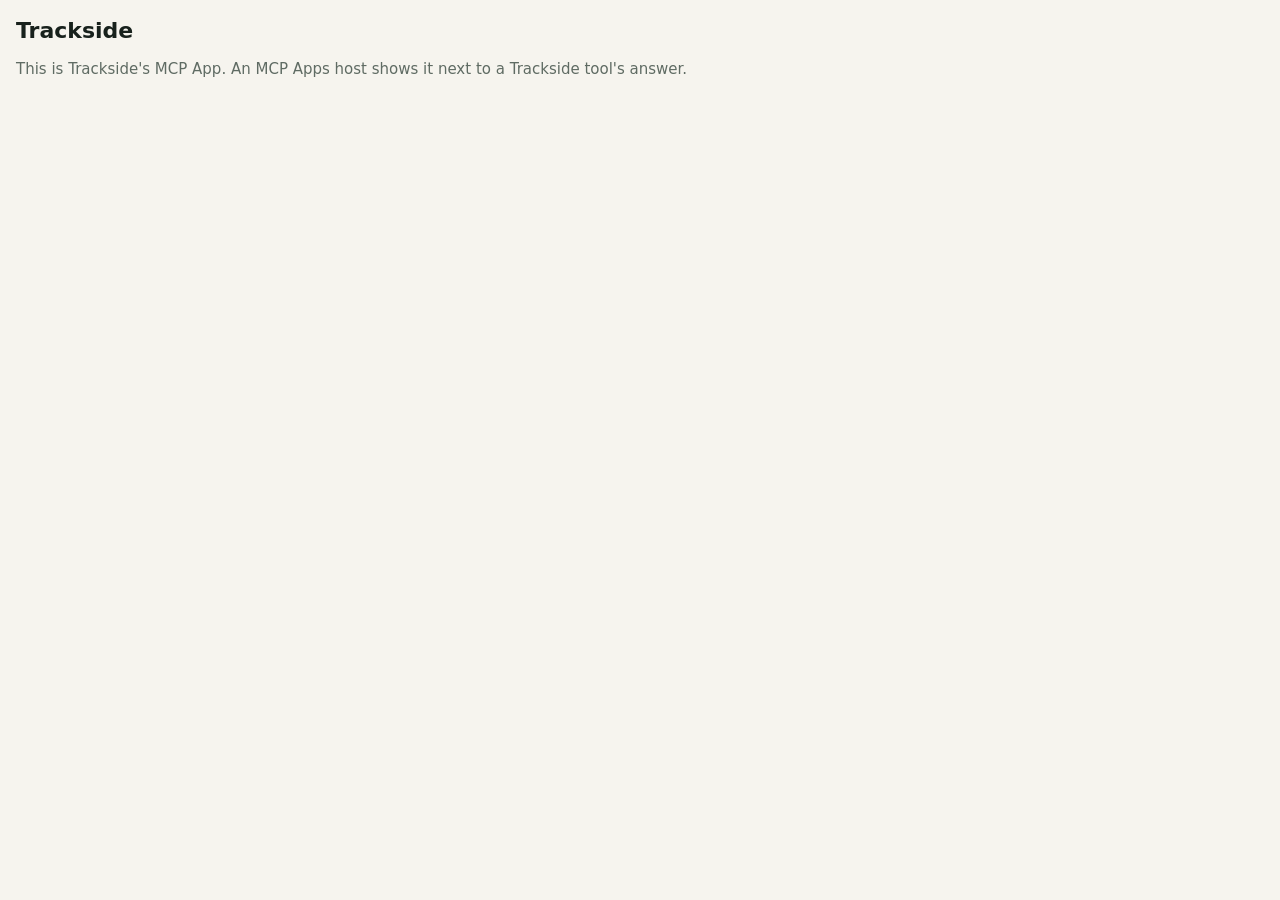
<file: crates/trackside-mcp/static/race-card.html>
<!doctype html>
<html lang="en-AU">
<head>
<meta charset="utf-8">
<meta name="viewport" content="width=device-width, initial-scale=1">
<title>Trackside</title>
<!--
  Trackside's MCP App (MCP Apps extension, io.modelcontextprotocol/ui). A host renders this in
  a sandboxed iframe next to a Trackside tool's answer and passes the tool result in over
  postMessage (JSON-RPC). The view draws race cards, results, form, a stable and race
  explanations, and calls Trackside's tools back through the host when a listener taps a horse,
  asks for the explanation, or follows a horse. No network access of its own, no prices.
-->
<style>
  :root {
    --bg: #f6f4ee; --panel: #ffffff; --panel-2: #efece3; --line: #ddd7c8; --text: #18211c;
    --muted: #5f6b63; --turf: #1f6b45; --turf-soft: #dcefe3; --gold: #7a5a05; --gold-soft: #f6e7bf;
    --silver: #5e6973; --bronze: #a0612f; --danger: #9b2c2c; --radius: 14px;
    color-scheme: light;
  }
  :root[data-theme="dark"] {
    --bg: #0f1620; --panel: #16202b; --panel-2: #1c2834; --line: #2a3747; --text: #ecf1f5;
    --muted: #93a2b5; --turf: #43d19e; --turf-soft: rgba(67,209,158,.13); --gold: #f2c14e;
    --gold-soft: rgba(242,193,78,.14); --silver: #b9c3cc; --bronze: #d68a52; --danger: #ff8080;
    color-scheme: dark;
  }
  * { box-sizing: border-box; }
  html, body { margin: 0; background: var(--bg); color: var(--text); font: 15px/1.45 system-ui, -apple-system, "Segoe UI", Roboto, sans-serif; }
  button { font: inherit; color: inherit; cursor: pointer; }
  .app { padding: 16px; }
  .eyebrow { color: var(--muted); font-size: 12px; letter-spacing: .06em; text-transform: uppercase; }
  h1 { margin: 2px 0 8px; font-size: 22px; line-height: 1.2; font-weight: 650; }
  h2 { margin: 0 0 6px; font-size: 17px; font-weight: 650; }
  .chips { display: flex; flex-wrap: wrap; gap: 6px; margin-bottom: 14px; }
  .chip { display: inline-flex; align-items: center; gap: 4px; padding: 3px 10px; border-radius: 999px; background: var(--panel-2); color: var(--muted); font-size: 13px; border: 0; }
  .chip.grade { background: var(--gold-soft); color: var(--gold); font-weight: 650; }
  .chip.turf { background: var(--turf-soft); color: var(--turf); }
  .chip.follow { background: var(--gold-soft); color: var(--gold); font-size: 11px; font-weight: 650; padding: 1px 8px; margin-right: 6px; vertical-align: 1px; }
  .star { color: var(--gold); }
  .field { display: grid; gap: 6px; }
  .runner { display: grid; grid-template-columns: 34px minmax(0, 1fr) auto; gap: 10px; align-items: center; width: 100%; text-align: left; background: var(--panel); border: 1px solid var(--line); border-radius: var(--radius); padding: 9px 12px; }
  .runner:hover, .runner:focus-visible { border-color: var(--turf); outline: none; }
  .runner.scratched { opacity: .5; }
  .runner.scratched .name { text-decoration: line-through; }
  .no { width: 34px; height: 34px; border-radius: 9px; display: grid; place-items: center; font-weight: 700; background: var(--text); color: var(--bg); font-variant-numeric: tabular-nums; }
  .name { font-weight: 650; overflow: hidden; text-overflow: ellipsis; white-space: nowrap; }
  .who { color: var(--muted); font-size: 13px; overflow: hidden; text-overflow: ellipsis; white-space: nowrap; }
  .side { display: grid; justify-items: end; gap: 4px; }
  .meta { color: var(--muted); font-size: 12px; font-variant-numeric: tabular-nums; white-space: nowrap; }
  .form { display: flex; gap: 3px; }
  .form i { width: 14px; height: 14px; border-radius: 4px; display: grid; place-items: center; font: 600 10px/1 system-ui, sans-serif; font-style: normal; background: var(--panel-2); color: var(--muted); }
  .form i.p1 { background: var(--gold); color: #fff; }
  .form i.p2 { background: var(--silver); color: #fff; }
  .form i.p3 { background: var(--bronze); color: #fff; }
  :root[data-theme="dark"] .form i.p1, :root[data-theme="dark"] .form i.p3 { color: #1a1405; }
  :root[data-theme="dark"] .form i.p2 { color: #10161b; }
  .form i.spell { background: transparent; width: 6px; }
  .actions { display: flex; flex-wrap: wrap; gap: 8px; margin-top: 14px; }
  .btn { border: 0; border-radius: 999px; padding: 8px 14px; background: var(--turf); color: #fff; font-weight: 600; font-size: 14px; }
  :root[data-theme="dark"] .btn { color: #07130d; }
  .btn.quiet, :root[data-theme="dark"] .btn.quiet { background: var(--panel-2); color: var(--text); }
  .btn:disabled { opacity: .55; cursor: default; }
  .source { margin-top: 12px; color: var(--muted); font-size: 12px; }
  .note { background: var(--panel); border: 1px solid var(--line); border-left: 4px solid var(--turf); border-radius: 10px; padding: 10px 12px; margin-top: 12px; }
  .podium { display: grid; grid-template-columns: repeat(3, minmax(0, 1fr)); gap: 8px; margin-bottom: 10px; }
  .place { background: var(--panel); border: 1px solid var(--line); border-radius: var(--radius); padding: 10px; text-align: left; }
  .place .pos { font-size: 12px; font-weight: 700; letter-spacing: .05em; text-transform: uppercase; }
  .place.p1 { border-color: var(--gold); } .place.p1 .pos { color: var(--gold); }
  .place.p2 .pos { color: var(--silver); } .place.p3 .pos { color: var(--bronze); }
  .place .name { white-space: normal; }
  .flash { display: flex; align-items: center; gap: 10px; background: var(--turf-soft); border-radius: var(--radius); padding: 10px 12px; margin-bottom: 10px; }
  .flash b { font-size: 20px; font-variant-numeric: tabular-nums; }
  .records { display: grid; grid-template-columns: repeat(auto-fill, minmax(92px, 1fr)); gap: 8px; margin-bottom: 12px; }
  .rec { background: var(--panel); border: 1px solid var(--line); border-radius: 10px; padding: 8px 10px; }
  .rec span { display: block; color: var(--muted); font-size: 11px; text-transform: uppercase; letter-spacing: .05em; }
  .rec b { font-size: 18px; font-variant-numeric: tabular-nums; }
  .starts { display: grid; gap: 6px; }
  .start { display: grid; grid-template-columns: 48px minmax(0, 1fr) auto; gap: 10px; align-items: center; background: var(--panel); border: 1px solid var(--line); border-radius: 10px; padding: 8px 10px; }
  .fin { font-weight: 700; font-variant-numeric: tabular-nums; }
  .fin.win { color: var(--gold); }
  .map { display: grid; grid-template-columns: repeat(4, minmax(0, 1fr)); gap: 6px; margin: 4px 0 14px; }
  .lane { background: var(--panel); border: 1px solid var(--line); border-radius: 10px; padding: 8px; min-height: 64px; }
  .lane span { display: block; color: var(--muted); font-size: 11px; text-transform: uppercase; letter-spacing: .05em; margin-bottom: 6px; }
  .lane .nos { display: flex; flex-wrap: wrap; gap: 4px; }
  .lane b { width: 24px; height: 24px; border-radius: 6px; display: grid; place-items: center; font-size: 12px; background: var(--text); color: var(--bg); }
  .lane.leader { border-color: var(--turf); }
  .runs { display: grid; gap: 4px; margin: 4px 0 10px; }
  .runline { display: grid; grid-template-columns: minmax(0, 1fr) auto auto; gap: 10px; align-items: center; font-size: 13px; padding: 4px 2px; border-bottom: 1px solid var(--line); }
  .runline .move { font-variant-numeric: tabular-nums; color: var(--muted); white-space: nowrap; }
  .runline .move b { color: var(--text); }
  .runline .move.up b { color: var(--turf); }
  .drawer { margin-top: 14px; border-top: 2px solid var(--line); padding-top: 14px; }
  .muted { color: var(--muted); }
  .skeleton { height: 46px; border-radius: var(--radius); background: linear-gradient(90deg, var(--panel-2), var(--panel), var(--panel-2)); background-size: 200% 100%; animation: shimmer 1.2s linear infinite; margin-bottom: 6px; }
  @keyframes shimmer { from { background-position: 200% 0; } to { background-position: 0 0; } }
  @media (prefers-reduced-motion: reduce) { .skeleton { animation: none; } }
  @media (max-width: 420px) { .podium { grid-template-columns: 1fr; } .runner { grid-template-columns: 30px minmax(0, 1fr); } .side { grid-column: 2; justify-items: start; } }
</style>
</head>
<body>
<div class="app" id="app"><div class="skeleton"></div><div class="skeleton"></div><div class="skeleton"></div></div>
<script>
(() => {
  const app = document.getElementById("app");
  const esc = (s) => String(s ?? "").replace(/[&<>"']/g, (c) => ({ "&": "&amp;", "<": "&lt;", ">": "&gt;", '"': "&quot;", "'": "&#39;" }[c]));
  // "17:00" as a listener reads it: "5 pm"; "12:10" is "12:10 pm". Anything else as given.
  const clock = (t) => {
    const m = /^(\d{1,2}):(\d{2})$/.exec(String(t ?? ""));
    if (!m) return t ?? "";
    const h = Number(m[1]);
    return `${h % 12 || 12}${m[2] === "00" ? "" : ":" + m[2]} ${h < 12 ? "am" : "pm"}`;
  };
  const day = (d) => { const t = new Date(d + "T00:00:00"); return isNaN(t) ? "" : t.toLocaleDateString("en-AU", { weekday: "short", day: "numeric", month: "short" }); };
  const ord = (n) => { const v = n % 100; return n + (v >= 11 && v <= 13 ? "th" : ["th", "st", "nd", "rd"][n % 10] || "th"); };
  const money = (prize) => {
    const m = String(prize || "").replace(/^Of\s*/, "").replace(/^\$/, "").match(/^[\d,]+/);
    const n = m ? Number(m[0].replace(/,/g, "")) : 0;
    if (!n) return "";
    return n >= 1e6 ? "$" + (n / 1e6).toFixed(2).replace(/\.?0+$/, "") + "m" : "$" + n.toLocaleString("en-AU");
  };
  // Whether the listener follows `horse`: the tools list the stable's names in `following`.
  const horseKey = (h) => String(h || "").toLowerCase().replace(/\s*\([^)]*\)\s*$/, "").replace(/[^a-z0-9]/g, "");
  const follows = (following, horse) => (following || []).some((h) => horseKey(h) === horseKey(horse));
  const followChip = (following, horse) => (follows(following, horse) ? '<span class="chip follow">Following</span>' : "");

  // ---- MCP Apps bridge: JSON-RPC over postMessage with the host ----
  const hosted = window.parent !== window;
  let nextId = 1;
  const pending = new Map();
  function post(msg) { window.parent.postMessage(msg, "*"); }
  function request(method, params) {
    const id = nextId++;
    post({ jsonrpc: "2.0", id, method, params });
    return new Promise((resolve, reject) => {
      pending.set(id, { resolve, reject });
      setTimeout(() => { if (pending.delete(id)) reject(new Error(method + " timed out")); }, 25000);
    });
  }
  function notify(method, params) { post({ jsonrpc: "2.0", method, params }); }
  async function callTool(name, args) {
    const result = await request("tools/call", { name, arguments: args });
    if (result.isError) throw new Error((result.content || []).map((c) => c.text).join(" ") || name + " failed");
    return result;
  }

  window.addEventListener("message", (e) => {
    if (e.source !== window.parent) return;
    const m = e.data;
    if (!m || m.jsonrpc !== "2.0") return;
    if (m.id != null && !m.method) {
      const p = pending.get(m.id); if (!p) return; pending.delete(m.id);
      m.error ? p.reject(new Error(m.error.message || "error")) : p.resolve(m.result);
      return;
    }
    switch (m.method) {
      case "ui/notifications/tool-input": loading(); break;
      case "ui/notifications/tool-result": render(m.params || {}); break;
      case "ui/notifications/tool-cancelled": app.innerHTML = `<p class="muted">${esc((m.params || {}).reason || "That request was cancelled.")}</p>`; break;
      case "ui/notifications/host-context-changed": applyContext(m.params || {}); break;
      case "ui/resource-teardown": post({ jsonrpc: "2.0", id: m.id, result: {} }); break;
      case "ping": post({ jsonrpc: "2.0", id: m.id, result: {} }); break;
      default: if (m.id != null) post({ jsonrpc: "2.0", id: m.id, error: { code: -32601, message: "unknown method" } });
    }
  });

  function applyContext(ctx) {
    if (ctx.theme) document.documentElement.dataset.theme = ctx.theme;
  }
  // Size reports wait until the ui/initialize handshake is done; the first goes out right after.
  let ready = false;
  const size = () => ({ width: document.documentElement.scrollWidth, height: document.documentElement.scrollHeight });
  new ResizeObserver(() => {
    if (hosted && ready) notify("ui/notifications/size-changed", size());
  }).observe(document.body);

  // ---- Views, chosen by the shape of the tool's structured content ----
  let current = null;

  function loading() { app.innerHTML = '<div class="skeleton"></div><div class="skeleton"></div><div class="skeleton"></div>'; }

  function render(result) {
    const s = result.structuredContent;
    if (!s) { app.innerHTML = `<p>${esc((result.content || []).map((c) => c.text).join(" "))}</p>`; return; }
    current = s;
    if (s.card) return raceCard(s);
    if (s.result) return raceResult(s);
    if (s.form) return horseForm(s, app);
    if (s.explanation) return explain(s);
    if (s.stable) return stable(s);
    app.innerHTML = `<p>${esc((result.content || []).map((c) => c.text).join(" "))}</p>`;
  }

  function formStrip(last10) {
    return `<span class="form" aria-label="Last starts ${esc(last10)}, most recent last">${[...String(last10 || "")].map((c) => {
      if (c.toLowerCase() === "x") return '<i class="spell" title="spell"></i>';
      const cls = c === "1" ? "p1" : c === "2" ? "p2" : c === "3" ? "p3" : "";
      return `<i class="${cls}">${c === "0" ? "–" : esc(c)}</i>`;
    }).join("")}</span>`;
  }

  function raceCard(s) {
    const c = s.card;
    const chips = [
      c.grade && `<span class="chip grade">${esc(c.grade)}</span>`,
      c.distance_m && `<span class="chip">${esc(c.distance_m)} m</span>`,
      money(c.prize) && `<span class="chip">${esc(money(c.prize))}</span>`,
      clock(c.start_local) && `<span class="chip turf">Jumps ${esc(clock(c.start_local))}${s.jump && clock(s.jump.home_time) ? " · " + esc(clock(s.jump.home_time)) + " " + esc(s.jump.home_state || "") : ""}</span>`,
      !c.grade && c.class && c.class.length <= 40 && `<span class="chip">${esc(c.class)}</span>`,
    ].filter(Boolean).join("");
    app.innerHTML = `
      <div class="eyebrow">Race ${esc(c.race_number)} · ${esc(s.venue)} · ${esc(day(s.date))}</div>
      <h1>${esc(c.name || `Race ${c.race_number}`)}</h1>
      <div class="chips">${chips}</div>
      ${speedMap(c, s.run_styles || {})}
      <div class="field">${(c.runners || []).map((r) => `
        <button class="runner${r.scratched ? " scratched" : ""}" data-horse="${esc(r.horse)}" ${r.scratched ? "disabled" : ""}>
          <span class="no">${esc(r.number)}</span>
          <span style="min-width:0"><div class="name">${followChip(s.following, r.horse)}${esc(r.horse)}</div><div class="who">${esc(r.jockey)} · ${esc(r.trainer)}</div></span>
          <span class="side">${formStrip(r.last10)}<span class="meta">${[r.barrier && "Bar " + r.barrier, r.weight_kg && r.weight_kg + " kg"].filter(Boolean).map(esc).join(" · ")}</span></span>
        </button>`).join("")}</div>
      <div class="actions"><button class="btn" id="explain">Explain this race</button><button class="btn quiet" id="result">Result</button></div>
      <div id="extra"></div>
      <div class="drawer" id="drawer" hidden></div>
      <div class="source">Source: ${esc(s.source || "Racing Australia")} · Tap a horse for its form</div>`;
    wireHorses();
    const args = { venue: s.venue, race_number: c.race_number, date: s.date };
    document.getElementById("explain").onclick = (e) => inline(e.target, "explain_race", args, (r) => `<div class="note">${esc(r.structuredContent.explanation)}</div>`);
    document.getElementById("result").onclick = (e) => inline(e.target, "race_result", args, (r) =>
      r.structuredContent.result ? resultBody(r.structuredContent.result, r.structuredContent.following) + runLines(r.structuredContent.run) : `<div class="note">${esc(r.content.map((x) => x.text).join(" "))}</div>`);
  }

  // Where each runner has usually settled in its past races (not a prediction).
  function speedMap(c, styles) {
    const lanes = [["leader", "Leads"], ["on-pace", "On pace"], ["midfield", "Midfield"], ["back", "Back"]];
    const runners = (c.runners || []).filter((r) => !r.scratched && styles[r.horse]);
    if (runners.length < 2) return "";
    return `<div class="eyebrow" style="margin-bottom:4px">Where they usually settle, from past runs</div><div class="map">${lanes.map(([k, label]) =>
      `<div class="lane ${k}"><span>${label}</span><div class="nos">${runners.filter((r) => styles[r.horse] === k).map((r) => `<b title="${esc(r.horse)}">${esc(r.number)}</b>`).join("")}</div></div>`).join("")}</div>`;
  }

  function runLines(run) {
    const known = (run || []).filter((r) => r.pos_800 || r.last_600_s).slice(0, 6);
    if (!known.length) return "";
    return `<h2 style="margin-top:4px">How it was run</h2><div class="runs">${known.map((r) => {
      const up = r.pos_800 && r.pos_800 > r.position;
      return `<div class="runline"><span class="name" style="font-weight:600">${esc(r.horse)}</span>
        <span class="move${up ? " up" : ""}">${r.pos_800 ? `${ord(r.pos_800)} at 800 → <b>${ord(r.position)}</b>` : `<b>${ord(r.position)}</b>`}</span>
        <span class="meta">${r.last_600_s ? "L600 " + esc(r.last_600_s) + "s" : ""}</span></div>`;
    }).join("")}</div>`;
  }

  async function inline(button, tool, args, draw) {
    const extra = document.getElementById("extra");
    button.disabled = true;
    extra.innerHTML = '<div class="skeleton" style="margin-top:12px"></div>';
    try { const r = await callTool(tool, args); extra.innerHTML = `<div style="margin-top:12px">${draw(r)}</div>`; wireHorses(); }
    catch (err) { extra.innerHTML = `<div class="note">${esc(err.message)}</div>`; }
    finally { button.disabled = false; }
  }

  function resultBody(r, following) {
    const placings = r.placings || [];
    const top = placings.filter((p) => p.position >= 1 && p.position <= 3);
    const rest = placings.filter((p) => p.position > 3);
    const f = r.fastest_last_600;
    return `
      <div class="podium">${top.map((p) => `<button class="place p${p.position}" data-horse="${esc(p.horse)}">
        <div class="pos">${ord(p.position)}</div><div class="name">${follows(following, p.horse) ? '<span class="star" title="You follow this horse">★</span> ' : ""}${esc(p.horse)}</div>
        <div class="who">${esc(p.jockey)}${p.position > 1 && p.margin_lengths != null ? " · " + esc(p.margin_lengths) + " L" : ""}</div></button>`).join("")}</div>
      ${f ? `<div class="flash"><span class="chip turf">Fastest last 600 m</span><span><b>${esc(f.last_600_s)}s</b> ${esc(f.horse)}</span></div>` : ""}
      <div class="field">${rest.map((p) => `<button class="runner" data-horse="${esc(p.horse)}"><span class="no">${esc(p.position)}</span>
        <span style="min-width:0"><div class="name">${followChip(following, p.horse)}${esc(p.horse)}</div><div class="who">${esc(p.jockey)}</div></span>
        <span class="meta">${p.margin_lengths != null ? esc(p.margin_lengths) + " L" : ""}</span></button>`).join("")}</div>
      <div class="meta" style="margin-top:8px">${[r.track_condition, r.winning_time && "Time " + r.winning_time].filter(Boolean).map(esc).join(" · ")}</div>`;
  }

  function raceResult(s) {
    const r = s.result;
    app.innerHTML = `<div class="eyebrow">Result · ${esc(day(r.date))}</div><h1>${esc(r.venue)} race ${esc(r.race_number)}</h1>
      ${resultBody(r, s.following)}${runLines(s.run)}<div class="drawer" id="drawer" hidden></div>
      <div class="source">Source: ${esc([].concat(s.source || "Racing Australia").join(", "))} · Tap a horse for its form</div>`;
    wireHorses();
  }

  function wireHorses() {
    app.querySelectorAll("[data-horse]").forEach((b) => { b.onclick = () => openForm(b.dataset.horse); });
  }

  async function openForm(horse) {
    let drawer = document.getElementById("drawer");
    if (!drawer) { drawer = document.createElement("div"); drawer.id = "drawer"; drawer.className = "drawer"; app.appendChild(drawer); }
    drawer.hidden = false;
    drawer.innerHTML = `<h2>${esc(horse)}</h2><div class="skeleton"></div><div class="skeleton"></div>`;
    drawer.scrollIntoView({ behavior: "smooth", block: "nearest" });
    try {
      const r = await callTool("horse_form", { horse });
      if (!r.structuredContent || !r.structuredContent.form) { drawer.innerHTML = `<div class="note">${esc(r.content.map((x) => x.text).join(" "))}</div>`; return; }
      horseForm(r.structuredContent, drawer);
    } catch (err) { drawer.innerHTML = `<div class="note">${esc(err.message)}</div>`; }
  }

  function horseForm(s, into) {
    const f = s.form;
    const recs = [["Career", f.career], ["First up", f.first_up], ["Second up", f.second_up], ["Good", f.good], ["Soft", f.soft], ["Heavy", f.heavy]]
      .filter(([, r]) => r && r.starts > 0)
      .map(([n, r]) => `<div class="rec"><span>${n}</span><b>${r.wins}/${r.starts}</b> <span style="display:inline">${r.seconds}-${r.thirds}</span></div>`).join("");
    const starts = (f.starts || []).slice(0, 6).map((x) => `<div class="start">
        <span class="fin${x.finish === 1 ? " win" : ""}">${x.finish ? ord(x.finish) : "–"}${x.starters ? `<span class="meta">/${esc(x.starters)}</span>` : ""}</span>
        <span style="min-width:0"><div class="name" style="font-weight:600">${esc(x.venue)} · ${esc(x.distance_m ? x.distance_m + " m" : "")}</div>
          <div class="who">${[day(x.date), x.condition, x.class && x.class.length <= 30 && x.class].filter(Boolean).map(esc).join(" · ")}</div></span>
        <span class="meta">${x.pos_800 ? `${ord(x.pos_800)} at 800<br>` : ""}${x.margin_lengths != null && x.finish !== 1 ? esc(x.margin_lengths) + " L" : ""}${x.last_600_s ? `<br>L600 ${esc(x.last_600_s)}s` : ""}</span></div>`).join("");
    into.innerHTML = `${into === app ? `<div class="eyebrow">Form</div><h1>${esc(f.horse)}</h1>` : `<h2>${esc(f.horse)}</h2>`}
      <div class="muted" style="margin-bottom:10px">Trained by ${esc(f.trainer)}${s.run_style ? ` · <span class="chip turf">${esc(s.run_style.phrase.replace(/^usually /, "Usually "))}</span>` : ""}</div>
      <div class="records">${recs}</div>
      <div class="starts">${starts || '<div class="muted">No recent starts on file.</div>'}</div>
      <div class="actions"><button class="btn" data-follow="${esc(f.horse)}"${s.following ? " disabled" : ""}>${s.following ? "Following" : "Follow " + esc(f.horse)}</button></div>
      ${into === app ? `<div class="source">Source: ${esc(s.source || "Racing Australia")}</div>` : ""}`;
    into.querySelector("[data-follow]").onclick = async (e) => {
      const b = e.target; b.disabled = true;
      try { const r = await callTool("follow_horse", { horse: f.horse }); b.textContent = r.structuredContent && r.structuredContent.found ? "Following" : "Couldn't follow"; }
      catch (err) { b.textContent = "Couldn't follow"; b.disabled = false; }
    };
  }

  function explain(s) {
    // The horses with the best recent form, as names or as {horse, ...} facts. Past form only.
    const formed = (s.strongest_recent_form || s.contenders || []).map((h) => (typeof h === "string" ? h : h && h.horse)).filter(Boolean);
    const number = s.race_number ?? (s.facts || {}).race_number;
    app.innerHTML = `<div class="eyebrow">Race explained</div><h1>${esc(s.race || (number ? "Race " + number : "Race"))}</h1>
      <div class="note" style="margin-top:0">${esc(s.explanation)}</div>
      ${formed.length ? `<h2 style="margin-top:14px">Strongest recent form</h2><div class="field">${formed.map((h) => `<button class="runner" data-horse="${esc(h)}"><span class="no">·</span><span class="name">${esc(h)}</span><span class="meta">Form ›</span></button>`).join("")}</div>` : ""}
      <div class="drawer" id="drawer" hidden></div>
      <div class="source">Source: ${esc(s.source || "Racing Australia")}${s.written_by && s.written_by.startsWith("bedrock") ? " · worded by Amazon Bedrock from these facts" : ""}</div>`;
    wireHorses();
  }

  function stable(s) {
    const eng = s.engagements || [];
    const caught = s.catch_up || [];
    const up = s.upcoming || [];
    // Where a horse not engaged on the day runs next: "Next: Caulfield R8 Sat 17 Oct at 17:00".
    const next = (h) => { const u = up.find((x) => x.horse === h); if (!u) return "Not engaged" + (s.date ? " " + esc(day(s.date)) : "");
      return `${u.scratched ? "Scratched from" : "Next:"} ${esc(u.venue)} R${esc(u.race_number)} ${esc(day(u.date))}${clock(u.start_local) && !u.scratched ? " at " + esc(clock(u.start_local)) + (clock(u.start_home) ? " (" + esc(clock(u.start_home)) + " your time)" : "") : ""}${u.race_name ? " · " + esc(u.race_name) : ""}`; };
    app.innerHTML = `<div class="eyebrow">My stable${s.remembered ? " · remembered across sessions" : ""}</div><h1>${s.stable.length} horse${s.stable.length === 1 ? "" : "s"} followed</h1>
      ${s.since ? `<h2>Since you last checked, ${esc(day(s.since))}</h2><div class="starts" style="margin-bottom:12px">${caught.map((c) => `<div class="start">
        <span class="fin${c.finish === 1 ? " win" : ""}">${c.finish ? ord(c.finish) : "–"}</span>
        <span style="min-width:0"><div class="name" style="font-weight:600">${esc(c.horse)}</div><div class="who">${[day(c.date), c.venue, c.distance_m && c.distance_m + " m", c.condition].filter(Boolean).map(esc).join(" · ")}</div></span><span></span></div>`).join("") || '<div class="muted">None of your horses have raced since.</div>'}</div>` : ""}
      <div class="field">${s.stable.map((h) => { const e = eng.filter((x) => x.horse === h);
        return `<button class="runner" data-horse="${esc(h)}"><span class="no">${esc(h[0] || "?")}</span><span style="min-width:0"><div class="name">${esc(h)}</div>
          <div class="who">${e.length ? e.map((x) => `${esc(x.venue)} R${esc(x.race_number)}${clock(x.start_local) ? " at " + esc(clock(x.start_local)) + (clock(x.start_home) ? " (" + esc(clock(x.start_home)) + " your time)" : "") : ""}${x.scratched ? " · scratched" : ""}${x.finished ? " · " + ord(x.finished) : ""}`).join("; ") : next(h)}</div></span><span class="meta">Form ›</span></button>`; }).join("")}</div>
      <div class="drawer" id="drawer" hidden></div>`;
    wireHorses();
  }

  if (!hosted) {
    app.innerHTML = '<h1>Trackside</h1><p class="muted">This is Trackside\'s MCP App. An MCP Apps host shows it next to a Trackside tool\'s answer.</p>';
    return;
  }
  request("ui/initialize", {
    protocolVersion: "2026-01-26",
    appInfo: { name: "Trackside race card", version: "1.0.0" },
    appCapabilities: { availableDisplayModes: ["inline"] },
  }).then((r) => { applyContext((r && r.hostContext) || {}); notify("ui/notifications/initialized", {}); ready = true; notify("ui/notifications/size-changed", size()); })
    .catch(() => { app.innerHTML = '<p class="muted">The host did not answer.</p>'; });
})();
</script>
</body>
</html>
</file>
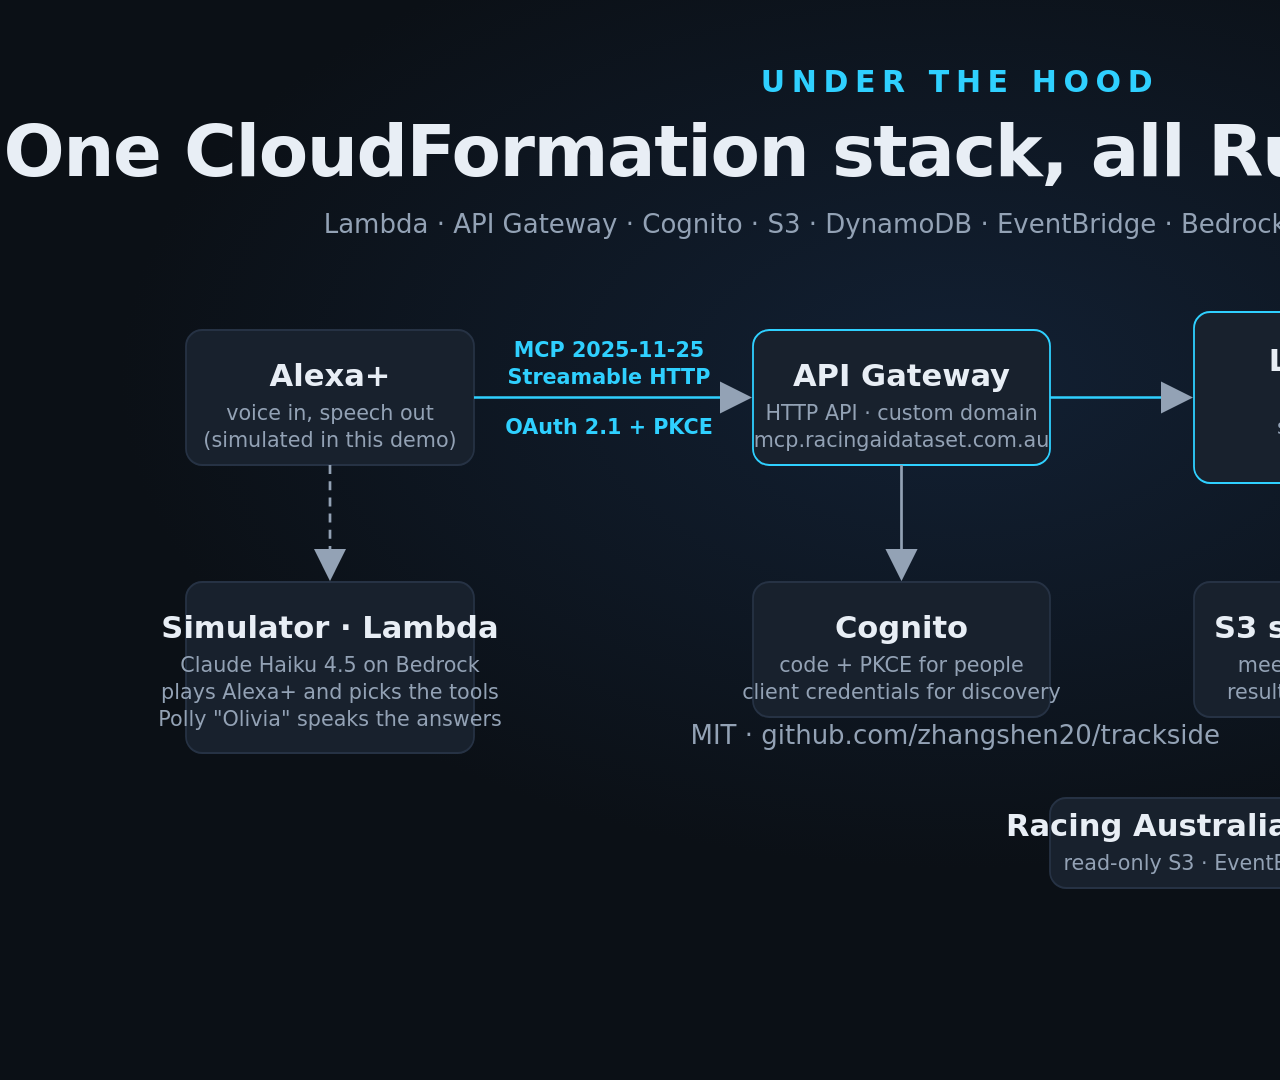
<file: demo/video/cards/arch.html>
<!doctype html>
<html lang="en-AU"><head><meta charset="utf-8"><title>Under the hood</title><link rel="stylesheet" href="style.css">
<style>
  body { justify-content: flex-start; padding-top: 64px; }
  .kicker { margin-bottom: 10px; }
  h2 { font-size: 72px; }
  .services { font-size: 26px; color: var(--muted); margin-top: 16px; }
  svg { margin-top: 10px; transform: scale(0.9); transform-origin: top center; }
  .box { fill: #18212d; stroke: #263244; stroke-width: 2; rx: 18; }
  .box.hot { stroke: #2fd0ff; }
  .box.mem { stroke: #43d19e; }
  .t { fill: #e8eef5; font-size: 34px; font-weight: 700; text-anchor: middle; }
  .m { fill: #93a2b5; font-size: 23px; text-anchor: middle; }
  .lbl { fill: #2fd0ff; font-size: 23px; font-weight: 600; text-anchor: middle; }
  .arrow { stroke: #93a2b5; stroke-width: 3; fill: none; marker-end: url(#head); }
  .arrow.hot { stroke: #2fd0ff; }
  .arrow.dash { stroke-dasharray: 10 8; }
</style></head>
<body>
  <div class="kicker">Under the hood</div>
  <h2>One CloudFormation stack, all Rust, open source</h2>
  <div class="services">Lambda · API Gateway · Cognito · S3 · DynamoDB · EventBridge · Bedrock · Polly · ACM · Route 53</div>
  <svg width="1800" height="720" viewBox="0 0 1800 720">
    <defs><marker id="head" markerWidth="12" markerHeight="12" refX="9" refY="6" orient="auto"><path d="M0,0 L12,6 L0,12 z" fill="#93a2b5"/></marker></defs>

    <!-- Row 1: the request path -->
    <rect class="box" x="40" y="90" width="320" height="150"/>
    <text class="t" x="200" y="152">Alexa+</text>
    <text class="m" x="200" y="190">voice in, speech out</text>
    <text class="m" x="200" y="220">(simulated in this demo)</text>

    <path class="arrow hot" d="M360,165 L660,165"/>
    <text class="lbl" x="510" y="120">MCP 2025-11-25</text>
    <text class="lbl" x="510" y="150">Streamable HTTP</text>
    <text class="lbl" x="510" y="205">OAuth 2.1 + PKCE</text>

    <rect class="box hot" x="670" y="90" width="330" height="150"/>
    <text class="t" x="835" y="152">API Gateway</text>
    <text class="m" x="835" y="190">HTTP API · custom domain</text>
    <text class="m" x="835" y="220">mcp.racingaidataset.com.au</text>

    <path class="arrow hot" d="M1000,165 L1150,165"/>

    <rect class="box hot" x="1160" y="70" width="600" height="190"/>
    <text class="t" x="1460" y="135">Lambda · arm64 · Rust</text>
    <text class="m" x="1460" y="175">axum + rmcp · 13 tools · stateless</text>
    <text class="m" x="1460" y="205">serves the race-card MCP App (ui://)</text>
    <text class="m" x="1460" y="235">Bedrock rewords race explanations</text>

    <!-- Row 2: what the server leans on -->
    <path class="arrow" d="M835,240 L835,360"/>
    <rect class="box" x="670" y="370" width="330" height="150"/>
    <text class="t" x="835" y="432">Cognito</text>
    <text class="m" x="835" y="470">code + PKCE for people</text>
    <text class="m" x="835" y="500">client credentials for discovery</text>

    <path class="arrow" d="M1300,260 L1300,360"/>
    <rect class="box" x="1160" y="370" width="280" height="150"/>
    <text class="t" x="1300" y="432">S3 snapshot</text>
    <text class="m" x="1300" y="470">meetings, form,</text>
    <text class="m" x="1300" y="500">results, sectionals</text>

    <path class="arrow" d="M1615,260 L1615,360"/>
    <rect class="box mem" x="1470" y="370" width="290" height="150"/>
    <text class="t" x="1615" y="432">DynamoDB</text>
    <text class="m" x="1615" y="470">listener memory</text>
    <text class="m" x="1615" y="500">stable · home state · last check</text>

    <!-- Row 3: the data pipeline -->
    <path class="arrow dash" d="M1300,600 L1300,530"/>
    <rect class="box" x="1000" y="610" width="760" height="100"/>
    <text class="t" x="1380" y="652">Racing Australia archive → snapshot Lambda</text>
    <text class="m" x="1380" y="690">read-only S3 · EventBridge rule, twice a day · prices never read</text>

    <!-- The simulator, beside Alexa+ -->
    <path class="arrow dash" d="M200,240 L200,360"/>
    <rect class="box" x="40" y="370" width="320" height="190"/>
    <text class="t" x="200" y="432">Simulator · Lambda</text>
    <text class="m" x="200" y="470">Claude Haiku 4.5 on Bedrock</text>
    <text class="m" x="200" y="500">plays Alexa+ and picks the tools</text>
    <text class="m" x="200" y="530">Polly "Olivia" speaks the answers</text>
  </svg>
  <div class="corner-right" style="bottom: 150px">MIT · github.com/zhangshen20/trackside</div>
</body></html>
</file>
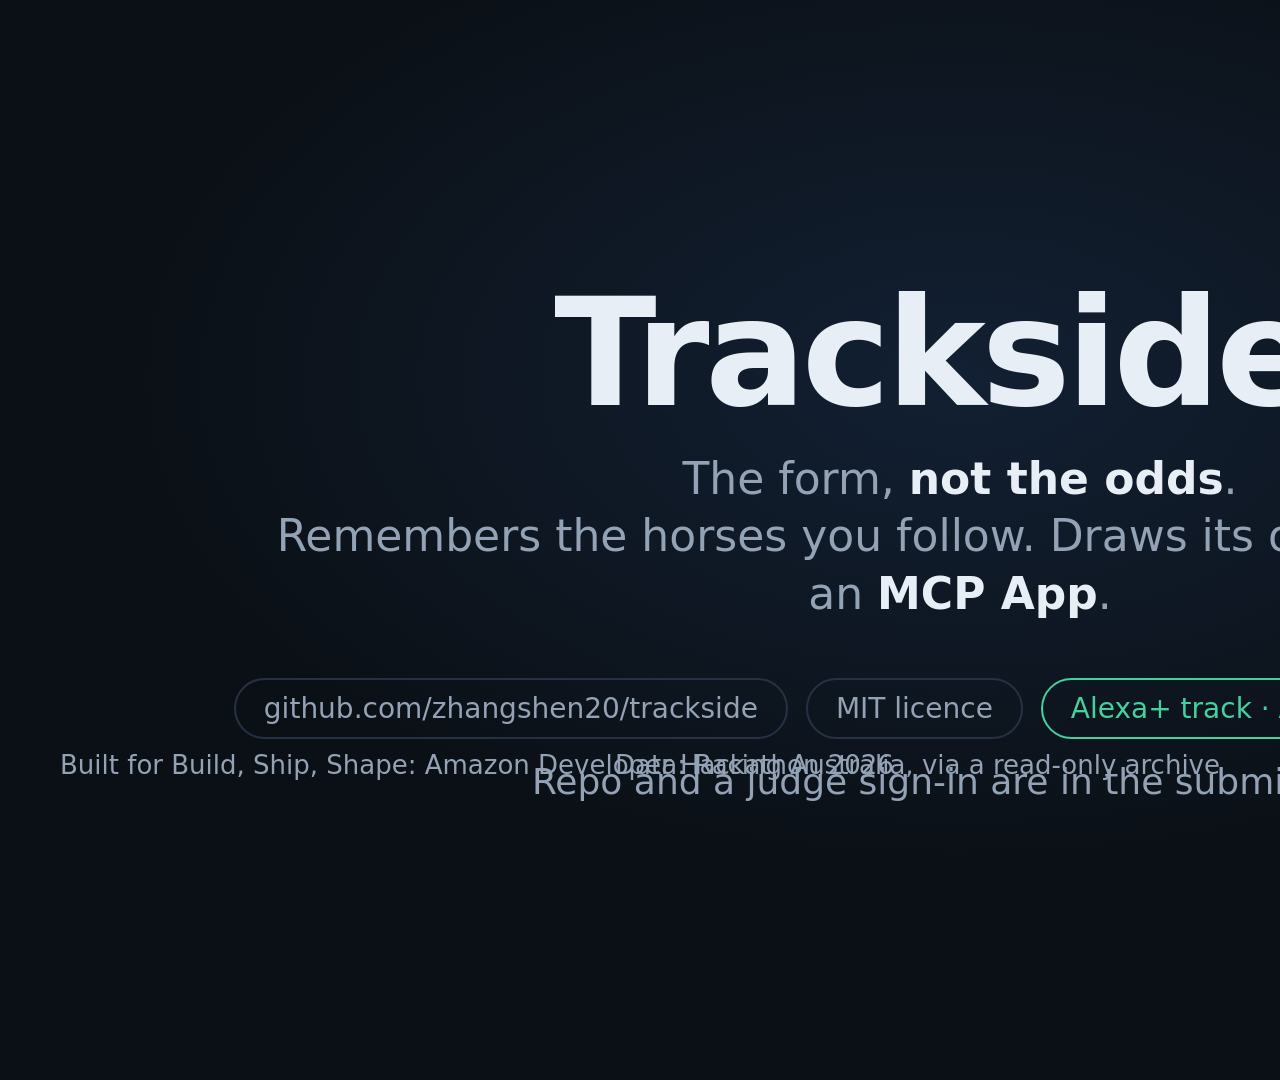
<file: demo/video/cards/close.html>
<!doctype html>
<html lang="en-AU"><head><meta charset="utf-8"><title>Trackside</title><link rel="stylesheet" href="style.css"></head>
<body>
  <h1>Trackside<span class="dot">.</span></h1>
  <div class="sub">The form, <b>not the odds</b>.<br>Remembers the horses you follow. Draws its own race card as an <b>MCP App</b>.</div>
  <div class="pills">
    <span class="pill">github.com/zhangshen20/trackside</span>
    <span class="pill">MIT licence</span>
    <span class="pill good">Alexa+ track · AWS Builder · Open Source</span>
  </div>
  <div class="small">Repo and a judge sign-in are in the submission.</div>
  <div class="corner">Built for Build, Ship, Shape: Amazon Developer Hackathon 2026</div>
  <div class="corner-right">Data: Racing Australia, via a read-only archive</div>
</body></html>
</file>
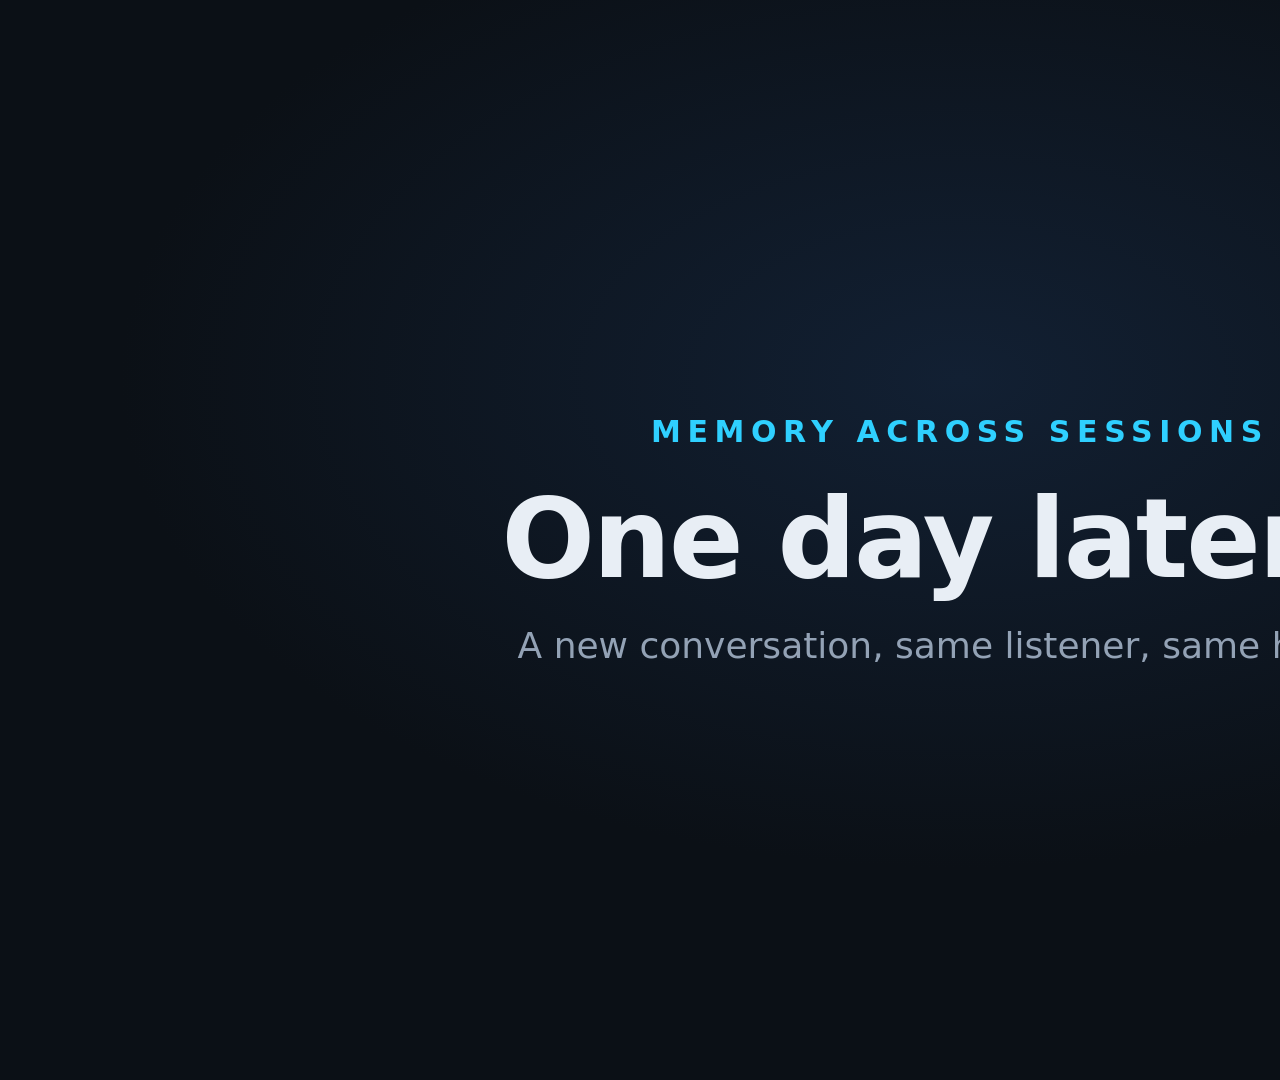
<file: demo/video/cards/later.html>
<!doctype html>
<html lang="en-AU"><head><meta charset="utf-8"><title>Later</title><link rel="stylesheet" href="style.css"></head>
<body>
  <div class="kicker">Memory across sessions</div>
  <h2>One day later<span style="color: var(--accent)">…</span></h2>
  <div class="small">A new conversation, same listener, same horses.</div>
</body></html>
</file>
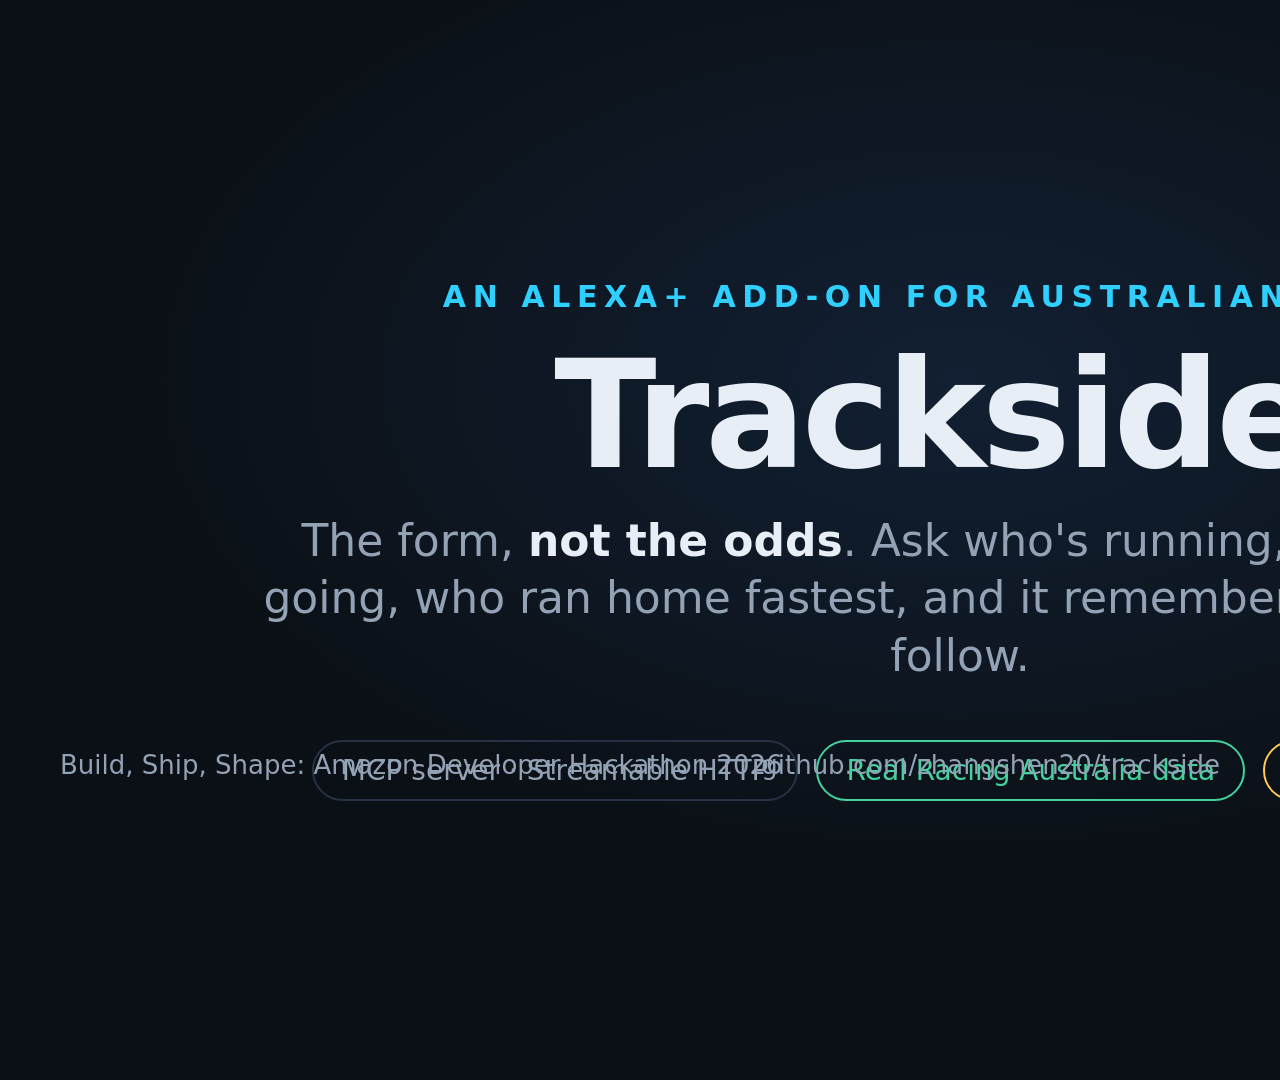
<file: demo/video/cards/title.html>
<!doctype html>
<html lang="en-AU"><head><meta charset="utf-8"><title>Trackside</title><link rel="stylesheet" href="style.css"></head>
<body>
  <div class="kicker">An Alexa+ add-on for Australian racing</div>
  <h1>Trackside<span class="dot">.</span></h1>
  <div class="sub">The form, <b>not the odds</b>. Ask who's running, how a horse is going, who ran home fastest, and it remembers the horses you follow.</div>
  <div class="pills">
    <span class="pill">MCP server · Streamable HTTP</span>
    <span class="pill good">Real Racing Australia data</span>
    <span class="pill warn">No betting · no odds</span>
  </div>
  <div class="corner">Build, Ship, Shape: Amazon Developer Hackathon 2026</div>
  <div class="corner-right">github.com/zhangshen20/trackside</div>
</body></html>
</file>
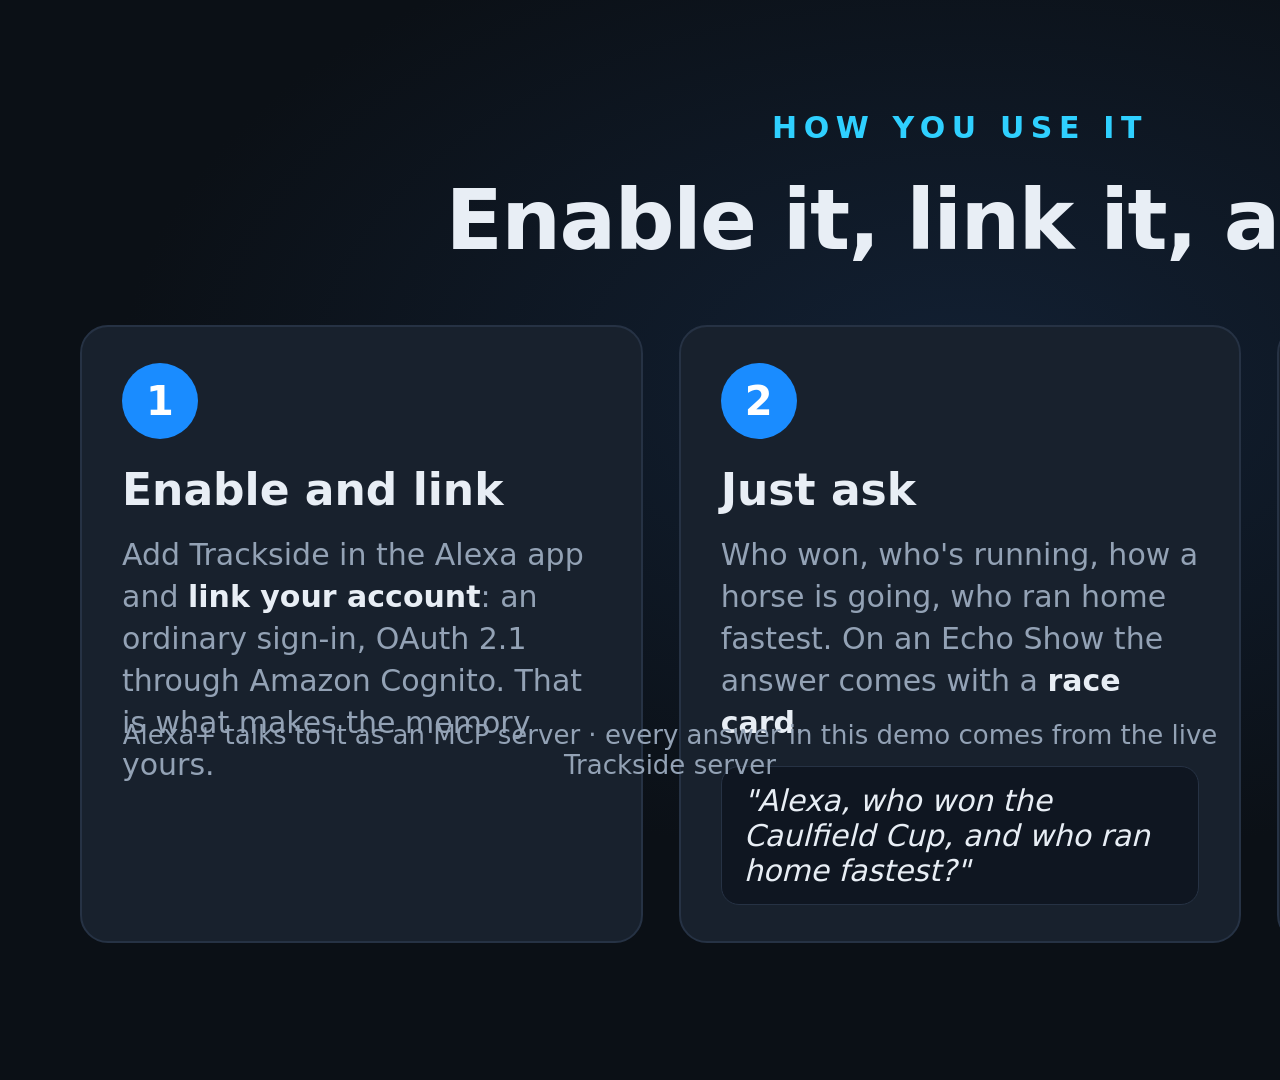
<file: demo/video/cards/use.html>
<!doctype html>
<html lang="en-AU"><head><meta charset="utf-8"><title>How you use it</title><link rel="stylesheet" href="style.css">
<style>
  body { justify-content: flex-start; padding-top: 110px; }
  h2 { font-size: 84px; }
  .steps { display: flex; gap: 36px; margin-top: 56px; width: 1760px; }
  .step { flex: 1; background: var(--panel); border: 2px solid var(--line); border-radius: 28px; padding: 36px 40px; text-align: left; min-height: 420px; position: relative; }
  .num { width: 76px; height: 76px; border-radius: 50%; background: var(--accent-2); color: #fff; font-size: 40px; font-weight: 800; display: flex; align-items: center; justify-content: center; }
  .h { font-size: 44px; font-weight: 700; margin: 26px 0 18px; line-height: 1.15; }
  .p { font-size: 30px; color: var(--muted); line-height: 1.4; }
  .p b { color: var(--text); font-weight: 600; }
  .say { margin-top: 22px; padding: 16px 22px; border-radius: 18px; background: #0f1621; border: 1px solid var(--line); font-size: 30px; color: var(--text); font-style: italic; }
</style></head>
<body>
  <div class="kicker">How you use it</div>
  <h2>Enable it, link it, ask it</h2>
  <div class="steps">
    <div class="step">
      <div class="num">1</div>
      <div class="h">Enable and link</div>
      <div class="p">Add Trackside in the Alexa app and <b>link your account</b>: an ordinary sign-in, OAuth 2.1 through Amazon Cognito. That is what makes the memory yours.</div>
    </div>
    <div class="step">
      <div class="num">2</div>
      <div class="h">Just ask</div>
      <div class="p">Who won, who's running, how a horse is going, who ran home fastest. On an Echo Show the answer comes with a <b>race card</b>.</div>
      <div class="say">"Alexa, who won the Caulfield Cup, and who ran home fastest?"</div>
    </div>
    <div class="step">
      <div class="num">3</div>
      <div class="h">Follow your horses</div>
      <div class="p"><b>"Follow Hellcibell."</b> Next time you ask, Trackside tells you what your horses did while you were away, and when they run next.</div>
      <div class="say">"Alexa, how's my stable?"</div>
    </div>
  </div>
  <div class="corner">Alexa+ talks to it as an MCP server · every answer in this demo comes from the live Trackside server</div>
</body></html>
</file>
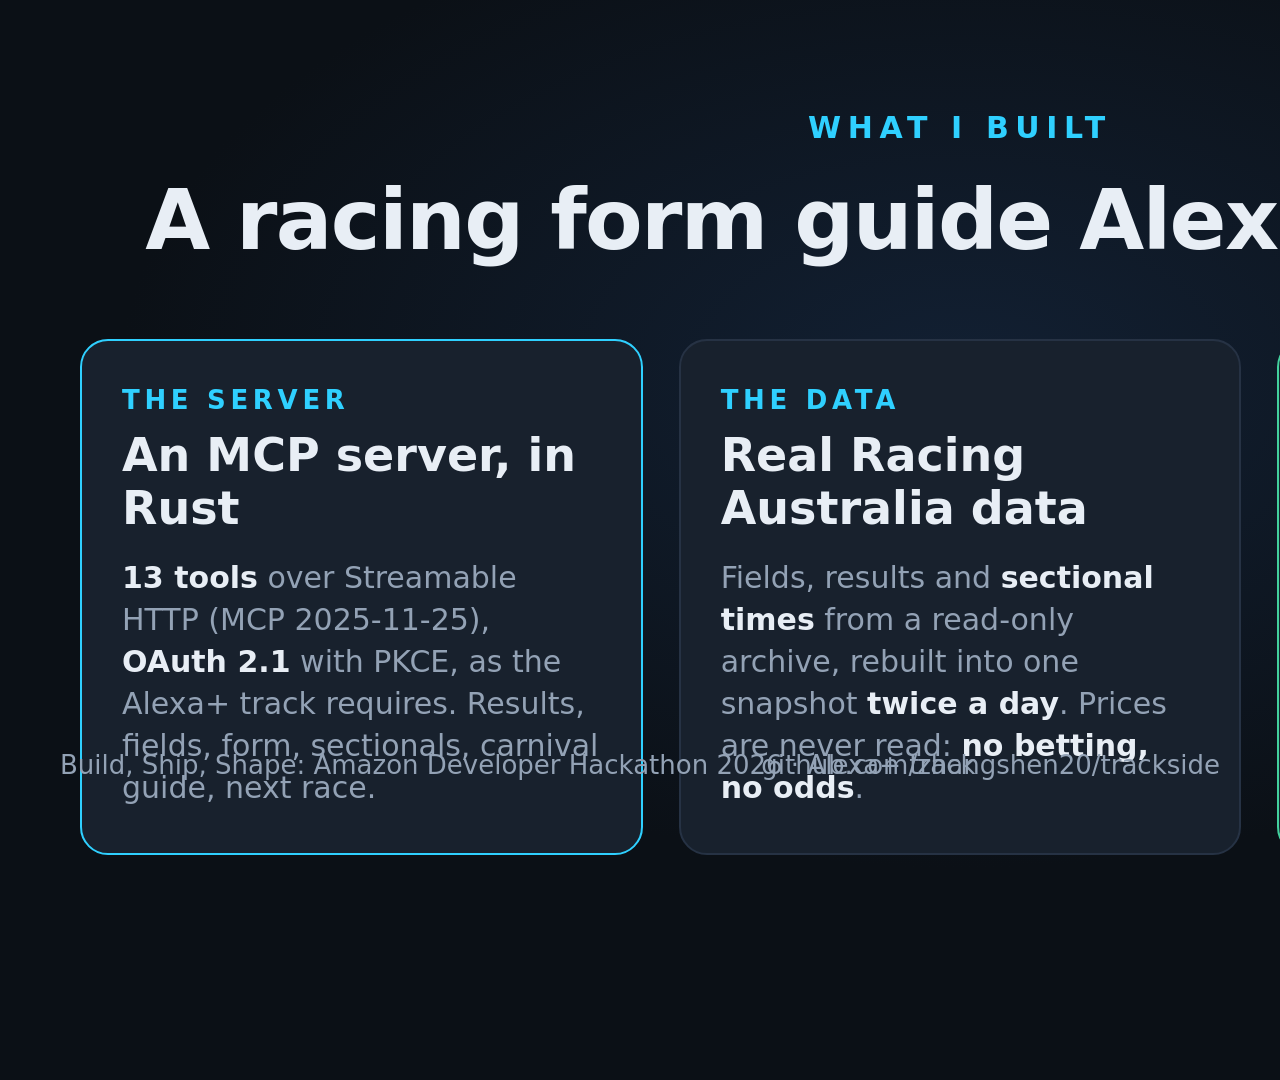
<file: demo/video/cards/what.html>
<!doctype html>
<html lang="en-AU"><head><meta charset="utf-8"><title>What is in it</title><link rel="stylesheet" href="style.css">
<style>
  body { justify-content: flex-start; padding-top: 110px; }
  h2 { font-size: 84px; }
  .cols { display: flex; gap: 36px; margin-top: 70px; width: 1760px; }
  .col { flex: 1; background: var(--panel); border: 2px solid var(--line); border-radius: 28px; padding: 44px 40px; text-align: left; min-height: 480px; }
  .col.hot { border-color: var(--accent); }
  .col.mem { border-color: var(--good); }
  .n { font-size: 26px; letter-spacing: 0.18em; text-transform: uppercase; color: var(--accent); font-weight: 600; }
  .col.mem .n { color: var(--good); }
  .h { font-size: 46px; font-weight: 700; margin: 14px 0 22px; line-height: 1.15; }
  .p { font-size: 30px; color: var(--muted); line-height: 1.4; }
  .p b { color: var(--text); font-weight: 600; }
</style></head>
<body>
  <div class="kicker">What I built</div>
  <h2>A racing form guide Alexa+ can call</h2>
  <div class="cols">
    <div class="col hot">
      <div class="n">The server</div>
      <div class="h">An MCP server, in Rust</div>
      <div class="p"><b>13 tools</b> over Streamable HTTP (MCP 2025-11-25), <b>OAuth 2.1</b> with PKCE, as the Alexa+ track requires. Results, fields, form, sectionals, carnival guide, next race.</div>
    </div>
    <div class="col">
      <div class="n">The data</div>
      <div class="h">Real Racing Australia data</div>
      <div class="p">Fields, results and <b>sectional times</b> from a read-only archive, rebuilt into one snapshot <b>twice a day</b>. Prices are never read: <b>no betting, no odds</b>.</div>
    </div>
    <div class="col mem">
      <div class="n">The difference</div>
      <div class="h">It remembers you</div>
      <div class="p">Your <b>stable</b> of followed horses, your home state and when you last checked, kept across sessions. On a screen it draws its own <b>race card</b> as an MCP App.</div>
    </div>
  </div>
  <div class="corner">Build, Ship, Shape: Amazon Developer Hackathon 2026 · Alexa+ track</div>
  <div class="corner-right">github.com/zhangshen20/trackside</div>
</body></html>
</file>
<file: demo/video/cards/style.css>
/* Title cards for the demo video, in the simulator's palette. Fixed 1920x1080. */
:root {
  --bg: #0b1016;
  --panel: #18212d;
  --line: #263244;
  --text: #e8eef5;
  --muted: #93a2b5;
  --accent: #2fd0ff;
  --accent-2: #1a8cff;
  --good: #43d19e;
  --warn: #ffc857;
}
* { box-sizing: border-box; }
html, body { margin: 0; width: 1920px; height: 1080px; overflow: hidden; background: var(--bg); color: var(--text);
  font-family: Inter, "Inter Display", system-ui, -apple-system, "Segoe UI", Roboto, sans-serif; }
body { display: flex; flex-direction: column; align-items: center; justify-content: center; text-align: center;
  background: radial-gradient(1200px 700px at 50% 35%, #122033 0%, var(--bg) 70%); }
.kicker { font-size: 30px; letter-spacing: 0.22em; text-transform: uppercase; color: var(--accent); font-weight: 600; margin-bottom: 26px; }
h1 { font-size: 150px; font-weight: 800; letter-spacing: -0.03em; margin: 0 0 22px; line-height: 1; }
h1 .dot { color: var(--accent); }
.sub { font-size: 44px; color: var(--muted); font-weight: 500; max-width: 1400px; line-height: 1.3; }
.sub b { color: var(--text); font-weight: 600; }
.pills { display: flex; gap: 18px; margin-top: 56px; }
.pill { padding: 12px 28px; border: 2px solid var(--line); border-radius: 999px; font-size: 28px; color: var(--muted); }
.pill.warn { border-color: var(--warn); color: var(--warn); }
.pill.good { border-color: var(--good); color: var(--good); }
.corner { position: absolute; left: 60px; bottom: 120px; font-size: 26px; color: var(--muted); }
.corner b { color: var(--text); }
.corner-right { position: absolute; right: 60px; bottom: 120px; font-size: 26px; color: var(--muted); }
h2 { font-size: 110px; font-weight: 700; letter-spacing: -0.02em; margin: 0; }
.small { font-size: 36px; color: var(--muted); margin-top: 22px; }
/* Captions are burnt in along the bottom 120 px (two lines on simulator scenes, up to three on cards), so cards keep that strip clear. */
</file>
